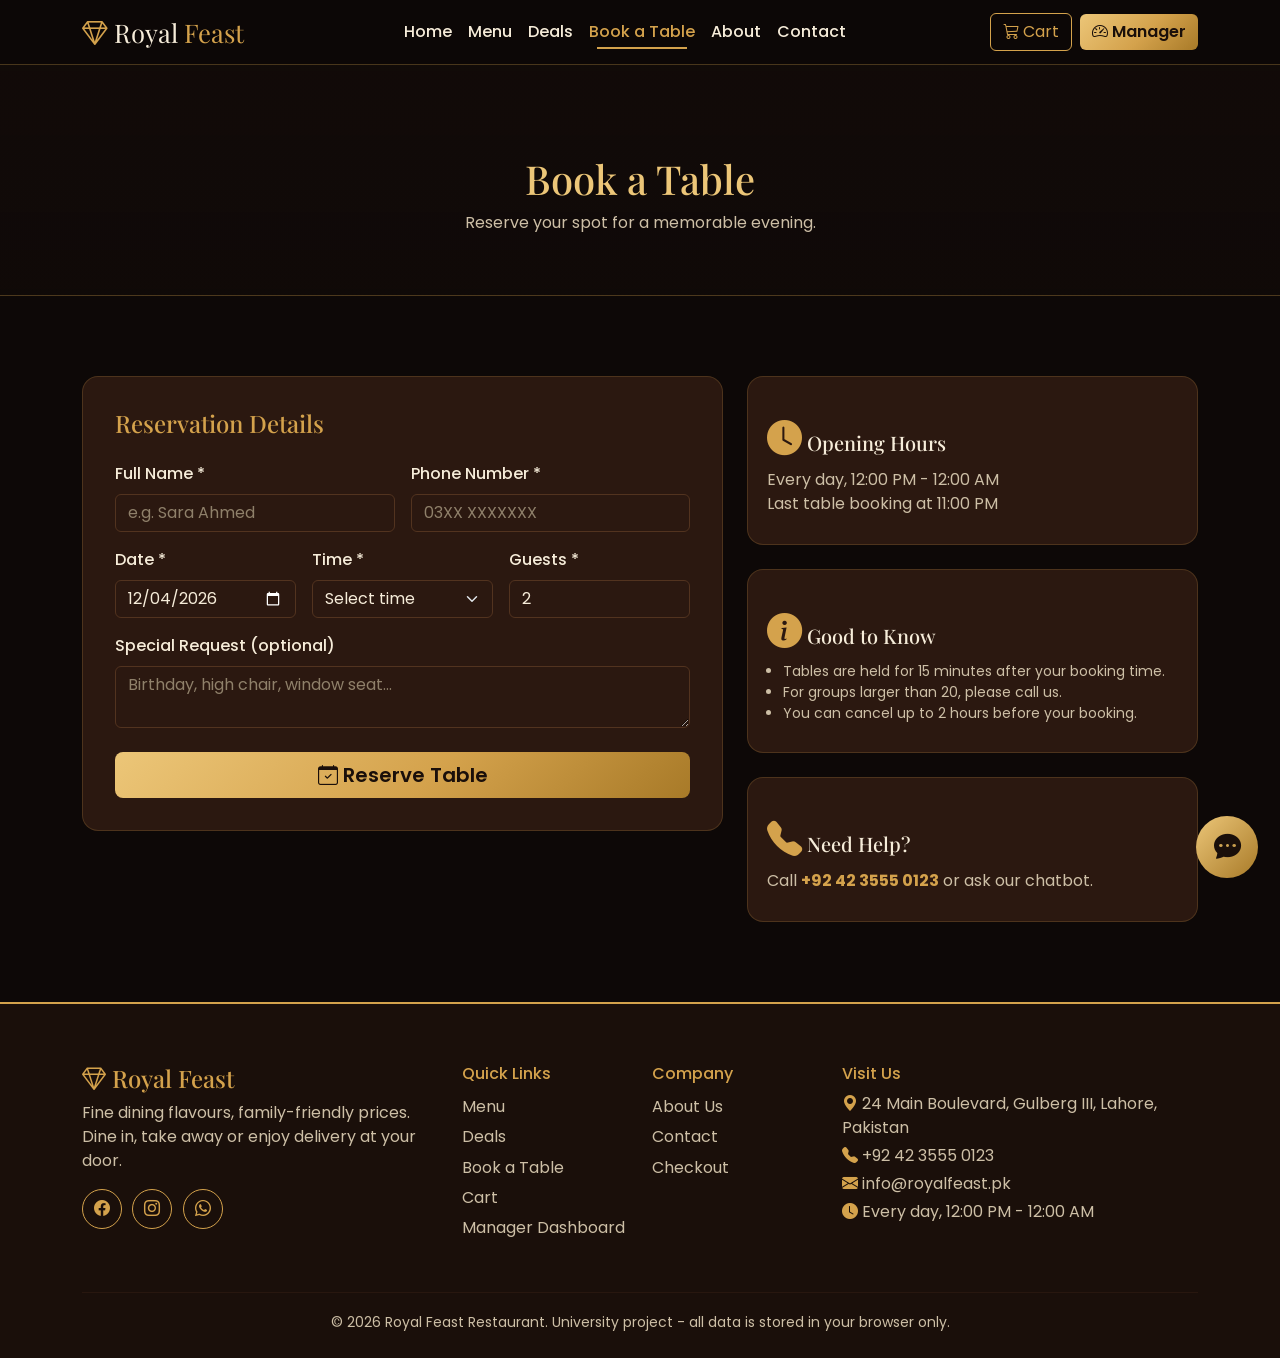
<file: booking.html>
<!DOCTYPE html>
<html lang="en" data-bs-theme="dark">
<head>
  <meta charset="UTF-8">
  <meta name="viewport" content="width=device-width, initial-scale=1">
  <title>Book a Table | Royal Feast Restaurant</title>
  <link href="https://cdn.jsdelivr.net/npm/bootstrap@5.3.3/dist/css/bootstrap.min.css" rel="stylesheet">
  <link href="https://cdn.jsdelivr.net/npm/bootstrap-icons@1.11.3/font/bootstrap-icons.min.css" rel="stylesheet">
  <link href="https://fonts.googleapis.com/css2?family=Playfair+Display:wght@600;700&family=Poppins:wght@300;400;500;600&display=swap" rel="stylesheet">
  <link rel="stylesheet" href="css/style.css">
  <link rel="stylesheet" href="css/responsive.css">
</head>
<body>

  <div id="navbar"></div>

  <header class="page-header">
    <div class="container">
      <h1>Book a Table</h1>
      <p>Reserve your spot for a memorable evening.</p>
    </div>
  </header>

  <section class="section">
    <div class="container">
      <div class="row g-4">

        <div class="col-lg-7">
          <!-- Booking form -->
          <form id="bookingForm" class="form-panel" novalidate>
            <h4 class="font-display text-gold mb-4">Reservation Details</h4>
            <div class="row g-3">
              <div class="col-md-6">
                <label class="form-label" for="bName">Full Name *</label>
                <input type="text" class="form-control" id="bName" placeholder="e.g. Sara Ahmed">
                <div class="invalid-feedback">Please enter your name.</div>
              </div>
              <div class="col-md-6">
                <label class="form-label" for="bPhone">Phone Number *</label>
                <input type="tel" class="form-control" id="bPhone" placeholder="03XX XXXXXXX">
                <div class="invalid-feedback">Enter a valid Pakistani mobile number.</div>
              </div>
              <div class="col-md-4">
                <label class="form-label" for="bDate">Date *</label>
                <input type="date" class="form-control" id="bDate">
                <div class="invalid-feedback">Choose today or a future date.</div>
              </div>
              <div class="col-md-4">
                <label class="form-label" for="bTime">Time *</label>
                <select class="form-select" id="bTime"></select>
                <div class="invalid-feedback">Choose a time that has not passed.</div>
              </div>
              <div class="col-md-4">
                <label class="form-label" for="bGuests">Guests *</label>
                <input type="number" class="form-control" id="bGuests" min="1" max="20" value="2">
                <div class="invalid-feedback">Between 1 and 20 guests.</div>
              </div>
              <div class="col-12">
                <label class="form-label" for="bNotes">Special Request (optional)</label>
                <textarea class="form-control" id="bNotes" rows="2" placeholder="Birthday, high chair, window seat..."></textarea>
              </div>
            </div>
            <button type="submit" class="btn btn-gold btn-lg w-100 mt-4"><i class="bi bi-calendar-check"></i> Reserve Table</button>
          </form>

          <!-- Confirmation message -->
          <div id="bookingSuccess" class="form-panel confirm-box d-none">
            <i class="bi bi-check-circle-fill big-icon"></i>
            <h3 class="font-display mt-2">Table Reserved!</h3>
            <p class="text-cream-dim" id="bookingSummary"></p>
            <div class="order-number mb-3" id="bookingId"></div>
            <p class="small text-cream-dim">The manager will confirm your reservation shortly.</p>
            <button class="btn btn-gold" id="newBookingBtn">Make Another Reservation</button>
          </div>
        </div>

        <div class="col-lg-5">
          <div class="info-box mb-4 text-start">
            <h5><i class="bi bi-clock-fill"></i> Opening Hours</h5>
            <p class="text-cream-dim mb-0">Every day, 12:00 PM - 12:00 AM<br>Last table booking at 11:00 PM</p>
          </div>
          <div class="info-box mb-4 text-start">
            <h5><i class="bi bi-info-circle-fill"></i> Good to Know</h5>
            <ul class="text-cream-dim small mb-0 ps-3">
              <li>Tables are held for 15 minutes after your booking time.</li>
              <li>For groups larger than 20, please call us.</li>
              <li>You can cancel up to 2 hours before your booking.</li>
            </ul>
          </div>
          <div class="info-box text-start">
            <h5><i class="bi bi-telephone-fill"></i> Need Help?</h5>
            <p class="text-cream-dim mb-0">Call <strong class="text-gold">+92 42 3555 0123</strong> or ask our chatbot.</p>
          </div>
        </div>

      </div>
    </div>
  </section>

  <div id="footer"></div>

  <script src="https://cdn.jsdelivr.net/npm/bootstrap@5.3.3/dist/js/bootstrap.bundle.min.js"></script>
  <script src="js/data.js"></script>
  <script src="js/main.js"></script>
  <script src="js/booking.js"></script>
  <script src="js/chatbot.js"></script>
</body>
</html>
</file>
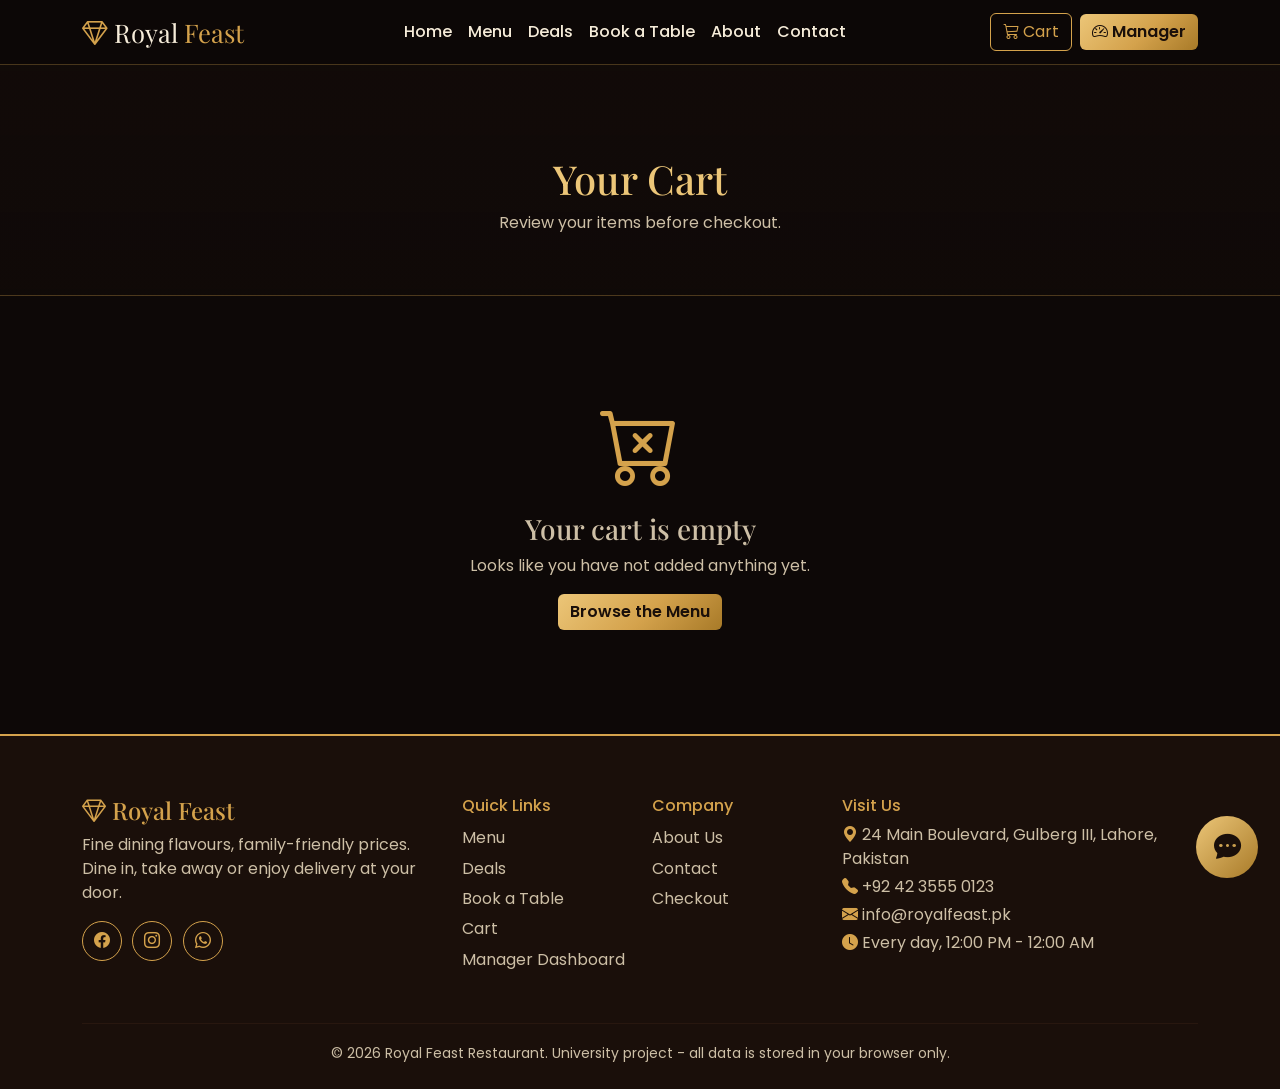
<file: cart.html>
<!DOCTYPE html>
<html lang="en" data-bs-theme="dark">
<head>
  <meta charset="UTF-8">
  <meta name="viewport" content="width=device-width, initial-scale=1">
  <title>Your Cart | Royal Feast Restaurant</title>
  <link href="https://cdn.jsdelivr.net/npm/bootstrap@5.3.3/dist/css/bootstrap.min.css" rel="stylesheet">
  <link href="https://cdn.jsdelivr.net/npm/bootstrap-icons@1.11.3/font/bootstrap-icons.min.css" rel="stylesheet">
  <link href="https://fonts.googleapis.com/css2?family=Playfair+Display:wght@600;700&family=Poppins:wght@300;400;500;600&display=swap" rel="stylesheet">
  <link rel="stylesheet" href="css/style.css">
  <link rel="stylesheet" href="css/responsive.css">
</head>
<body>

  <div id="navbar"></div>

  <header class="page-header">
    <div class="container">
      <h1>Your Cart</h1>
      <p>Review your items before checkout.</p>
    </div>
  </header>

  <section class="section">
    <div class="container">

      <!-- Shown when the cart has no items -->
      <div id="cartEmpty" class="empty-note d-none">
        <i class="bi bi-cart-x display-1 text-gold"></i>
        <h3 class="font-display mt-3">Your cart is empty</h3>
        <p>Looks like you have not added anything yet.</p>
        <a href="menu.html" class="btn btn-gold">Browse the Menu</a>
      </div>

      <!-- Shown when the cart has items -->
      <div class="row g-4 d-none" id="cartContent">
        <div class="col-lg-8">
          <div id="cartItems"></div>
          <div class="d-flex flex-wrap gap-2 mt-3">
            <a href="menu.html" class="btn btn-outline-gold"><i class="bi bi-arrow-left"></i> Continue Shopping</a>
            <button class="btn btn-outline-danger" id="clearCartBtn"><i class="bi bi-trash3"></i> Clear Cart</button>
          </div>
        </div>

        <div class="col-lg-4">
          <div class="summary-card">
            <h4 class="font-display text-gold mb-3">Order Summary</h4>
            <div class="summary-row"><span>Subtotal</span><span id="subtotal">PKR 0</span></div>
            <div class="summary-row"><span>Discount</span><span id="discount" class="text-success">- PKR 0</span></div>
            <div class="summary-row"><span>Delivery charges</span><span id="delivery">PKR 0</span></div>
            <div class="summary-row summary-total"><span>Final Bill</span><span id="total">PKR 0</span></div>
            <p class="small text-cream-dim mt-3 mb-1" id="discountNote"></p>
            <p class="small text-cream-dim" id="deliveryNote"></p>
            <a href="checkout.html" class="btn btn-gold w-100 btn-lg">Proceed to Checkout</a>
          </div>
        </div>
      </div>

    </div>
  </section>

  <div id="footer"></div>

  <script src="https://cdn.jsdelivr.net/npm/bootstrap@5.3.3/dist/js/bootstrap.bundle.min.js"></script>
  <script src="js/data.js"></script>
  <script src="js/main.js"></script>
  <script src="js/cart.js"></script>
  <script src="js/chatbot.js"></script>
</body>
</html>
</file>
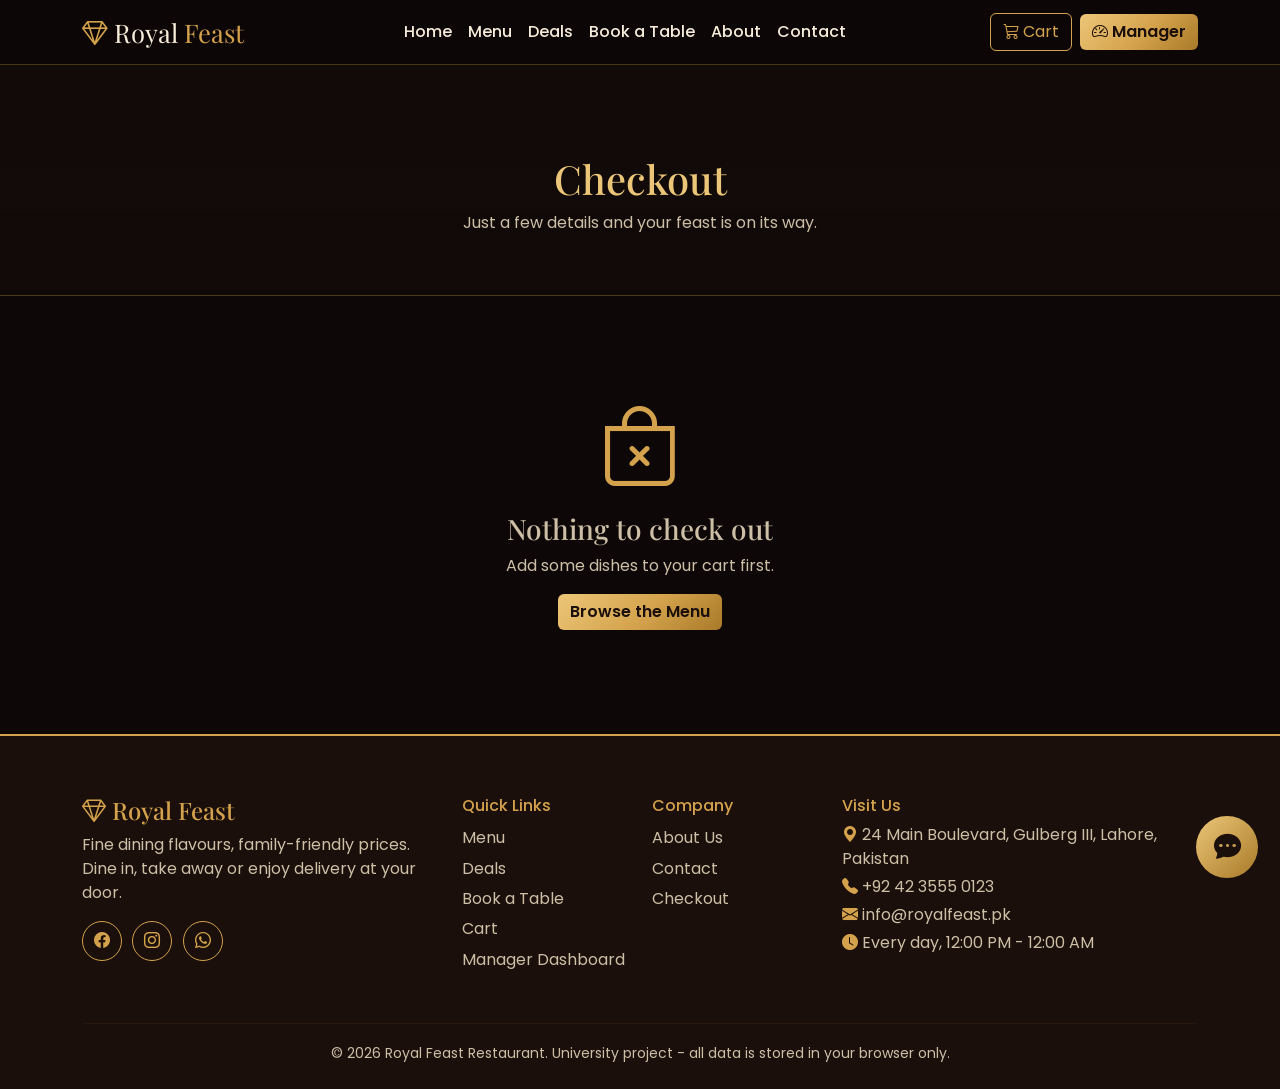
<file: checkout.html>
<!DOCTYPE html>
<html lang="en" data-bs-theme="dark">
<head>
  <meta charset="UTF-8">
  <meta name="viewport" content="width=device-width, initial-scale=1">
  <title>Checkout | Royal Feast Restaurant</title>
  <link href="https://cdn.jsdelivr.net/npm/bootstrap@5.3.3/dist/css/bootstrap.min.css" rel="stylesheet">
  <link href="https://cdn.jsdelivr.net/npm/bootstrap-icons@1.11.3/font/bootstrap-icons.min.css" rel="stylesheet">
  <link href="https://fonts.googleapis.com/css2?family=Playfair+Display:wght@600;700&family=Poppins:wght@300;400;500;600&display=swap" rel="stylesheet">
  <link rel="stylesheet" href="css/style.css">
  <link rel="stylesheet" href="css/responsive.css">
</head>
<body>

  <div id="navbar"></div>

  <header class="page-header">
    <div class="container">
      <h1>Checkout</h1>
      <p>Just a few details and your feast is on its way.</p>
    </div>
  </header>

  <section class="section">
    <div class="container">

      <!-- Cart is empty -->
      <div id="checkoutEmpty" class="empty-note d-none">
        <i class="bi bi-bag-x display-1 text-gold"></i>
        <h3 class="font-display mt-3">Nothing to check out</h3>
        <p>Add some dishes to your cart first.</p>
        <a href="menu.html" class="btn btn-gold">Browse the Menu</a>
      </div>

      <!-- Checkout form + summary -->
      <div class="row g-4 d-none" id="checkoutContent">
        <div class="col-lg-7">
          <form id="checkoutForm" class="form-panel" novalidate>
            <h4 class="font-display text-gold mb-4">Your Details</h4>
            <div class="row g-3">
              <div class="col-md-6">
                <label class="form-label" for="custName">Full Name *</label>
                <input type="text" class="form-control" id="custName" placeholder="e.g. Ali Khan">
                <div class="invalid-feedback">Please enter your name (at least 2 letters).</div>
              </div>
              <div class="col-md-6">
                <label class="form-label" for="custPhone">Phone Number *</label>
                <input type="tel" class="form-control" id="custPhone" placeholder="03XX XXXXXXX">
                <div class="invalid-feedback">Enter a valid Pakistani mobile number, e.g. 0300 1234567.</div>
              </div>

              <div class="col-12">
                <label class="form-label d-block">Order Type *</label>
                <div id="orderTypeGroup" class="d-flex flex-wrap gap-3"></div>
              </div>

              <div class="col-12" id="addressBox">
                <label class="form-label" for="custAddress">Delivery Address *</label>
                <textarea class="form-control" id="custAddress" rows="2" placeholder="House no, street, area, city"></textarea>
                <div class="invalid-feedback">Please enter your full delivery address (at least 10 characters).</div>
              </div>

              <div class="col-12">
                <label class="form-label d-block">Payment Method *</label>
                <div id="paymentGroup" class="d-flex flex-wrap gap-3"></div>
                <small class="text-cream-dim">Demo project: no real payment is processed.</small>
              </div>

              <div class="col-12">
                <label class="form-label" for="custNotes">Special Instructions (optional)</label>
                <textarea class="form-control" id="custNotes" rows="2" placeholder="e.g. less spicy, no onions, extra cheese"></textarea>
              </div>
            </div>
            <button type="submit" class="btn btn-gold btn-lg w-100 mt-4"><i class="bi bi-bag-check"></i> Place Order</button>
          </form>
        </div>

        <div class="col-lg-5">
          <div class="summary-card">
            <h4 class="font-display text-gold mb-3">Your Order</h4>
            <div id="checkoutItems" class="mb-3"></div>
            <div class="summary-row"><span>Subtotal</span><span id="coSubtotal">PKR 0</span></div>
            <div class="summary-row"><span>Discount</span><span id="coDiscount" class="text-success">- PKR 0</span></div>
            <div class="summary-row"><span>Delivery charges</span><span id="coDelivery">PKR 0</span></div>
            <div class="summary-row summary-total"><span>Final Bill</span><span id="coTotal">PKR 0</span></div>
          </div>
        </div>
      </div>

      <!-- Order confirmation (shown after placing the order) -->
      <div id="confirmation" class="d-none">
        <div class="form-panel confirm-box mx-auto" style="max-width: 640px;">
          <i class="bi bi-check-circle-fill big-icon"></i>
          <h2 class="font-display mt-2">Order Confirmed!</h2>
          <p class="text-cream-dim">Thank you, <strong id="confName"></strong>. Your order has been received.</p>
          <div class="order-number mb-3" id="confNumber"></div>
          <div class="text-start mt-3" id="confDetails"></div>
          <p class="small text-cream-dim mt-3">Save your order number. You can type it in our chatbot to check the order status.</p>
          <a href="menu.html" class="btn btn-gold me-2">Order More</a>
          <a href="index.html" class="btn btn-outline-gold">Back to Home</a>
        </div>
      </div>

    </div>
  </section>

  <div id="footer"></div>

  <script src="https://cdn.jsdelivr.net/npm/bootstrap@5.3.3/dist/js/bootstrap.bundle.min.js"></script>
  <script src="js/data.js"></script>
  <script src="js/main.js"></script>
  <script src="js/checkout.js"></script>
  <script src="js/chatbot.js"></script>
</body>
</html>
</file>
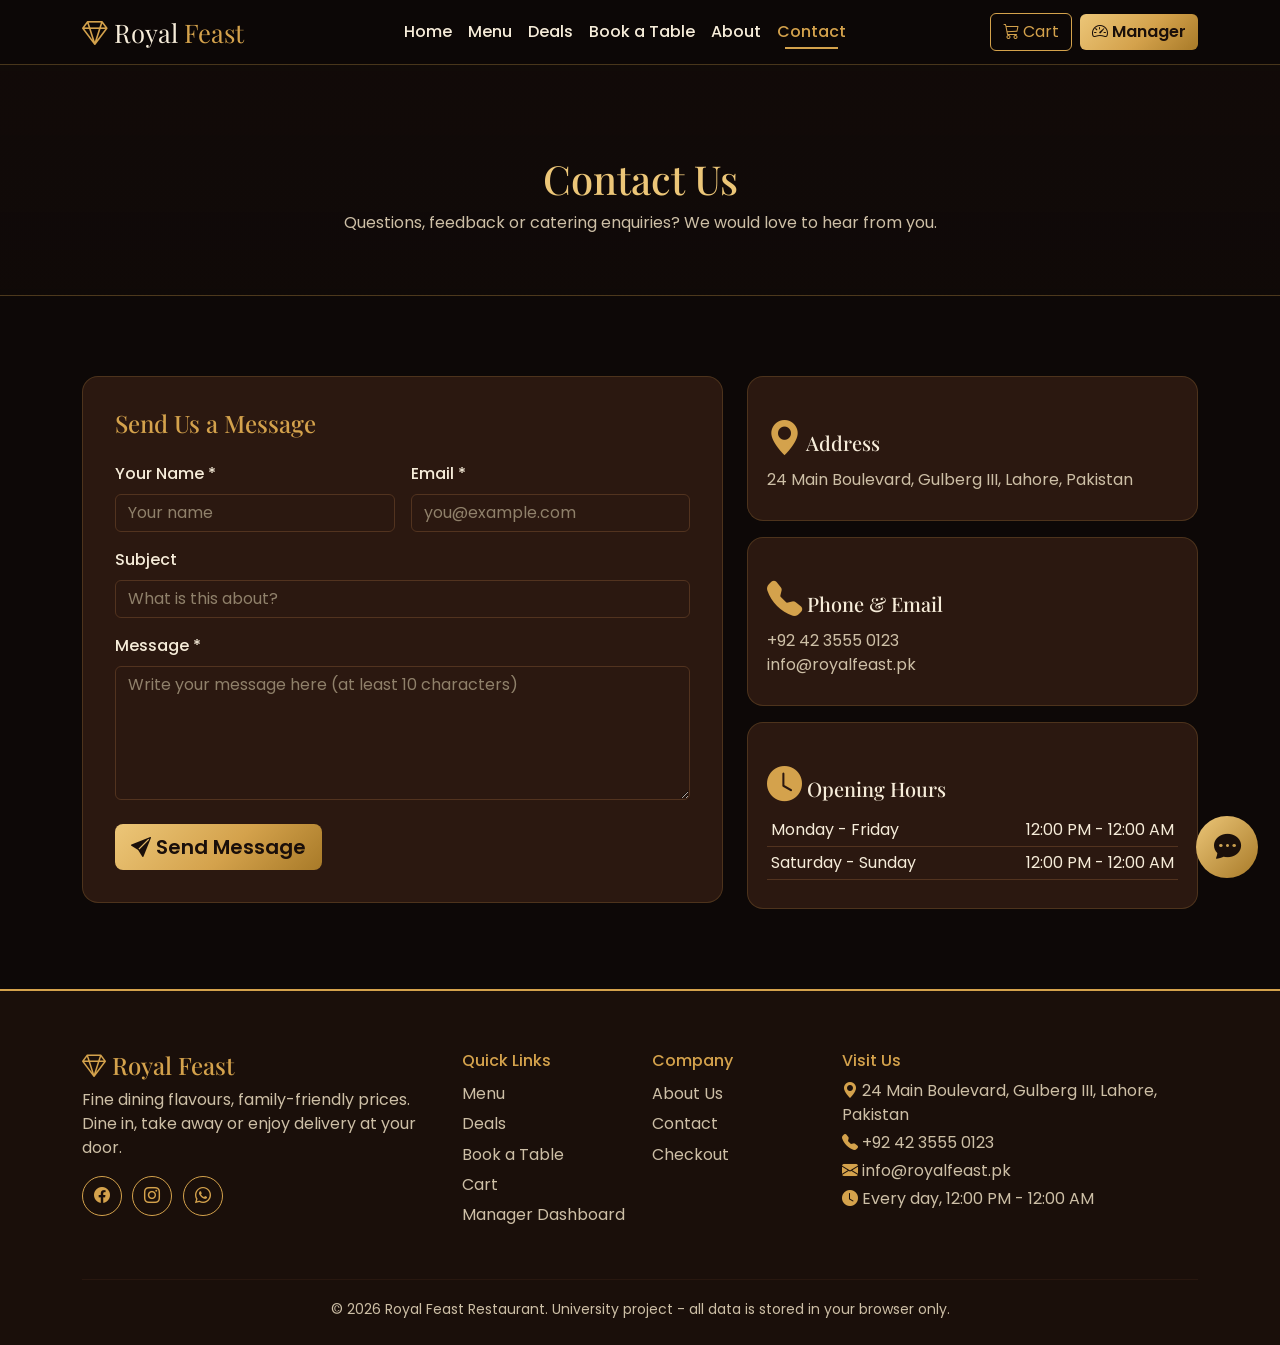
<file: contact.html>
<!DOCTYPE html>
<html lang="en" data-bs-theme="dark">
<head>
  <meta charset="UTF-8">
  <meta name="viewport" content="width=device-width, initial-scale=1">
  <title>Contact | Royal Feast Restaurant</title>
  <link href="https://cdn.jsdelivr.net/npm/bootstrap@5.3.3/dist/css/bootstrap.min.css" rel="stylesheet">
  <link href="https://cdn.jsdelivr.net/npm/bootstrap-icons@1.11.3/font/bootstrap-icons.min.css" rel="stylesheet">
  <link href="https://fonts.googleapis.com/css2?family=Playfair+Display:wght@600;700&family=Poppins:wght@300;400;500;600&display=swap" rel="stylesheet">
  <link rel="stylesheet" href="css/style.css">
  <link rel="stylesheet" href="css/responsive.css">
</head>
<body>

  <div id="navbar"></div>

  <header class="page-header">
    <div class="container">
      <h1>Contact Us</h1>
      <p>Questions, feedback or catering enquiries? We would love to hear from you.</p>
    </div>
  </header>

  <section class="section">
    <div class="container">
      <div class="row g-4">

        <!-- Contact form -->
        <div class="col-lg-7">
          <form id="contactForm" class="form-panel" novalidate>
            <h4 class="font-display text-gold mb-4">Send Us a Message</h4>
            <div class="row g-3">
              <div class="col-md-6">
                <label class="form-label" for="cName">Your Name *</label>
                <input type="text" class="form-control" id="cName" placeholder="Your name">
                <div class="invalid-feedback">Please enter your name.</div>
              </div>
              <div class="col-md-6">
                <label class="form-label" for="cEmail">Email *</label>
                <input type="email" class="form-control" id="cEmail" placeholder="you@example.com">
                <div class="invalid-feedback">Please enter a valid email address.</div>
              </div>
              <div class="col-12">
                <label class="form-label" for="cSubject">Subject</label>
                <input type="text" class="form-control" id="cSubject" placeholder="What is this about?">
              </div>
              <div class="col-12">
                <label class="form-label" for="cMessage">Message *</label>
                <textarea class="form-control" id="cMessage" rows="5" placeholder="Write your message here (at least 10 characters)"></textarea>
                <div class="invalid-feedback">Your message should be at least 10 characters long.</div>
              </div>
            </div>
            <button type="submit" class="btn btn-gold btn-lg mt-4"><i class="bi bi-send-fill"></i> Send Message</button>
          </form>
        </div>

        <!-- Contact details -->
        <div class="col-lg-5">
          <div class="info-box text-start mb-3">
            <h5><i class="bi bi-geo-alt-fill"></i> Address</h5>
            <p class="text-cream-dim mb-0">24 Main Boulevard, Gulberg III, Lahore, Pakistan</p>
          </div>
          <div class="info-box text-start mb-3">
            <h5><i class="bi bi-telephone-fill"></i> Phone &amp; Email</h5>
            <p class="text-cream-dim mb-0">+92 42 3555 0123<br>info@royalfeast.pk</p>
          </div>
          <div class="info-box text-start">
            <h5><i class="bi bi-clock-fill"></i> Opening Hours</h5>
            <table class="table table-sm mb-0">
              <tbody>
                <tr><td>Monday - Friday</td><td class="text-end">12:00 PM - 12:00 AM</td></tr>
                <tr><td>Saturday - Sunday</td><td class="text-end">12:00 PM - 12:00 AM</td></tr>
              </tbody>
            </table>
          </div>
        </div>

      </div>
    </div>
  </section>

  <div id="footer"></div>

  <script src="https://cdn.jsdelivr.net/npm/bootstrap@5.3.3/dist/js/bootstrap.bundle.min.js"></script>
  <script src="js/data.js"></script>
  <script src="js/main.js"></script>
  <script src="js/chatbot.js"></script>
</body>
</html>
</file>
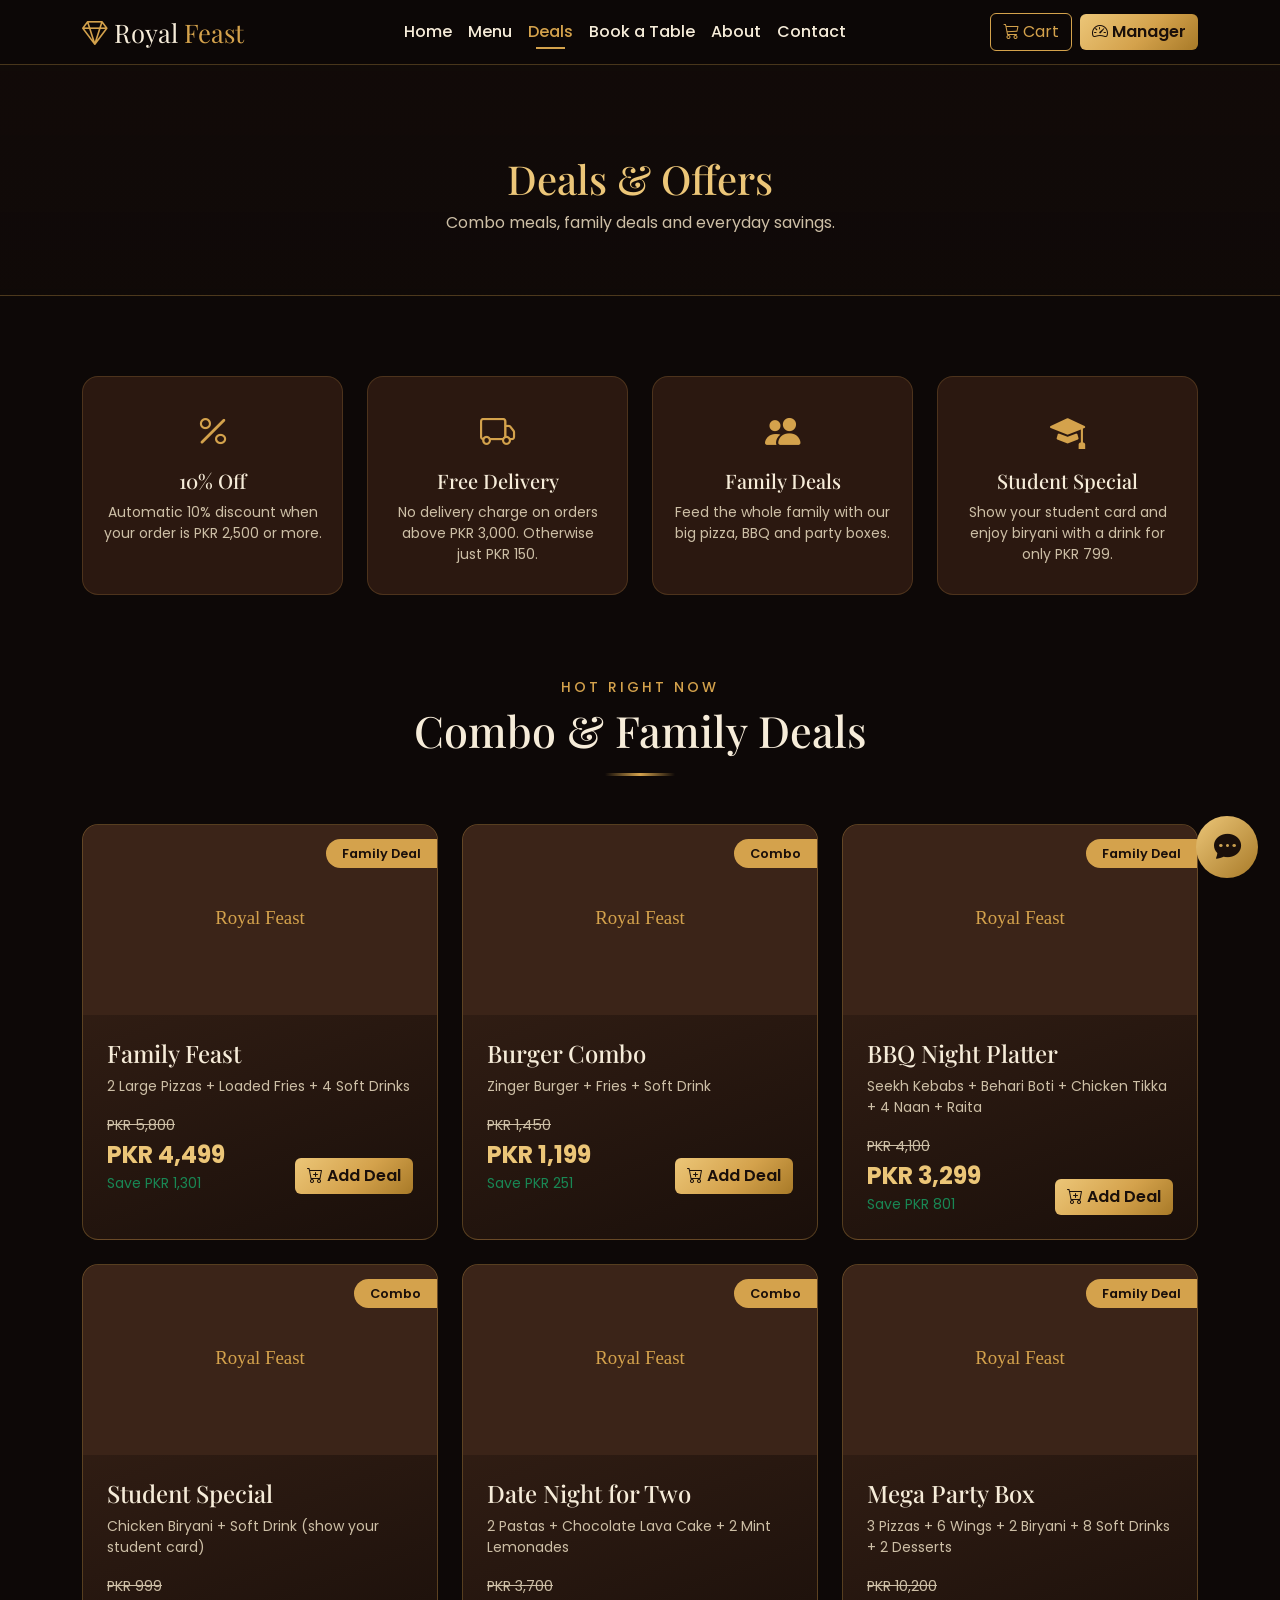
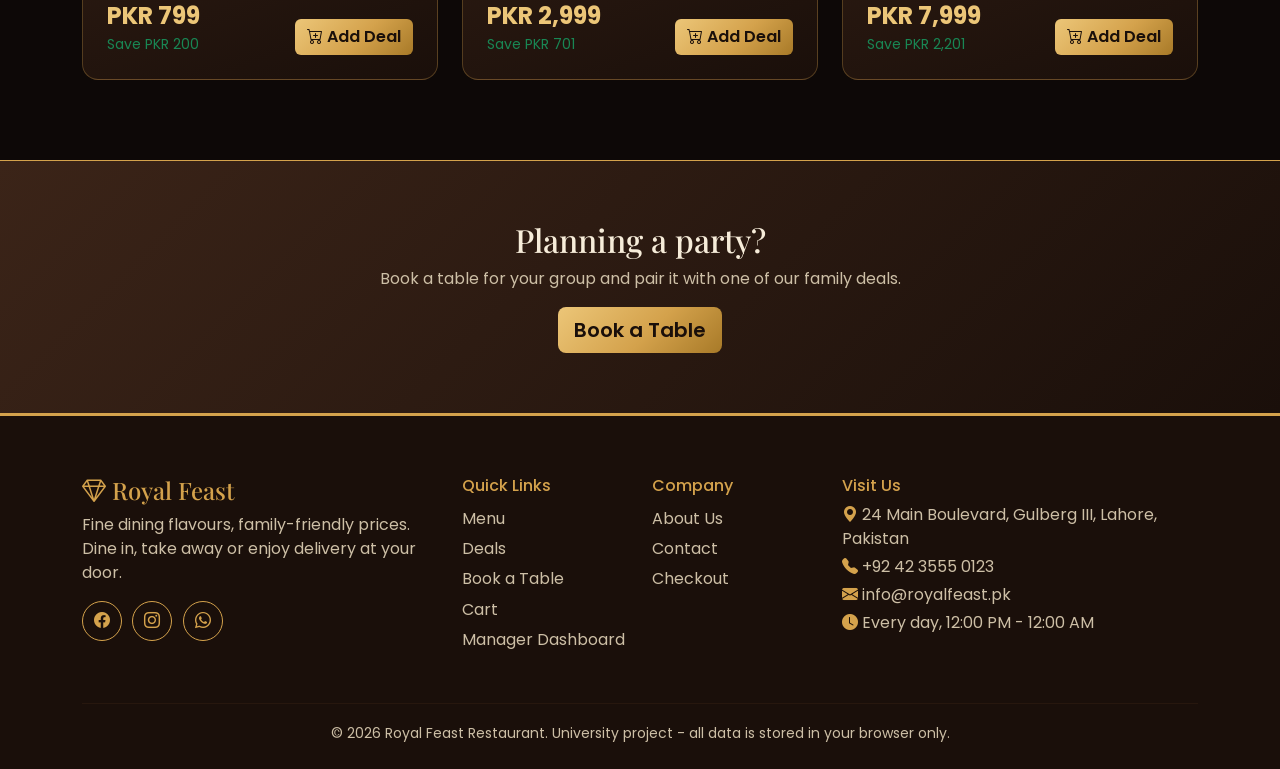
<file: deals.html>
<!DOCTYPE html>
<html lang="en" data-bs-theme="dark">
<head>
  <meta charset="UTF-8">
  <meta name="viewport" content="width=device-width, initial-scale=1">
  <title>Deals | Royal Feast Restaurant</title>
  <link href="https://cdn.jsdelivr.net/npm/bootstrap@5.3.3/dist/css/bootstrap.min.css" rel="stylesheet">
  <link href="https://cdn.jsdelivr.net/npm/bootstrap-icons@1.11.3/font/bootstrap-icons.min.css" rel="stylesheet">
  <link href="https://fonts.googleapis.com/css2?family=Playfair+Display:wght@600;700&family=Poppins:wght@300;400;500;600&display=swap" rel="stylesheet">
  <link rel="stylesheet" href="css/style.css">
  <link rel="stylesheet" href="css/responsive.css">
</head>
<body>

  <div id="navbar"></div>

  <header class="page-header">
    <div class="container">
      <h1>Deals &amp; Offers</h1>
      <p>Combo meals, family deals and everyday savings.</p>
    </div>
  </header>

  <!-- Offer highlights (filled by main.js) -->
  <section class="section pb-0">
    <div class="container">
      <div class="row g-4" id="offerInfo"></div>
    </div>
  </section>

  <!-- Deal cards (filled by main.js) -->
  <section class="section">
    <div class="container">
      <div class="section-title">
        <small>Hot Right Now</small>
        <h2>Combo &amp; Family Deals</h2>
      </div>
      <div class="row g-4" id="dealsContainer"></div>
    </div>
  </section>

  <section class="cta-band">
    <div class="container">
      <h2 class="font-display">Planning a party?</h2>
      <p class="text-cream-dim">Book a table for your group and pair it with one of our family deals.</p>
      <a href="booking.html" class="btn btn-gold btn-lg">Book a Table</a>
    </div>
  </section>

  <div id="footer"></div>

  <script src="https://cdn.jsdelivr.net/npm/bootstrap@5.3.3/dist/js/bootstrap.bundle.min.js"></script>
  <script src="js/data.js"></script>
  <script src="js/main.js"></script>
  <script src="js/chatbot.js"></script>
</body>
</html>
</file>
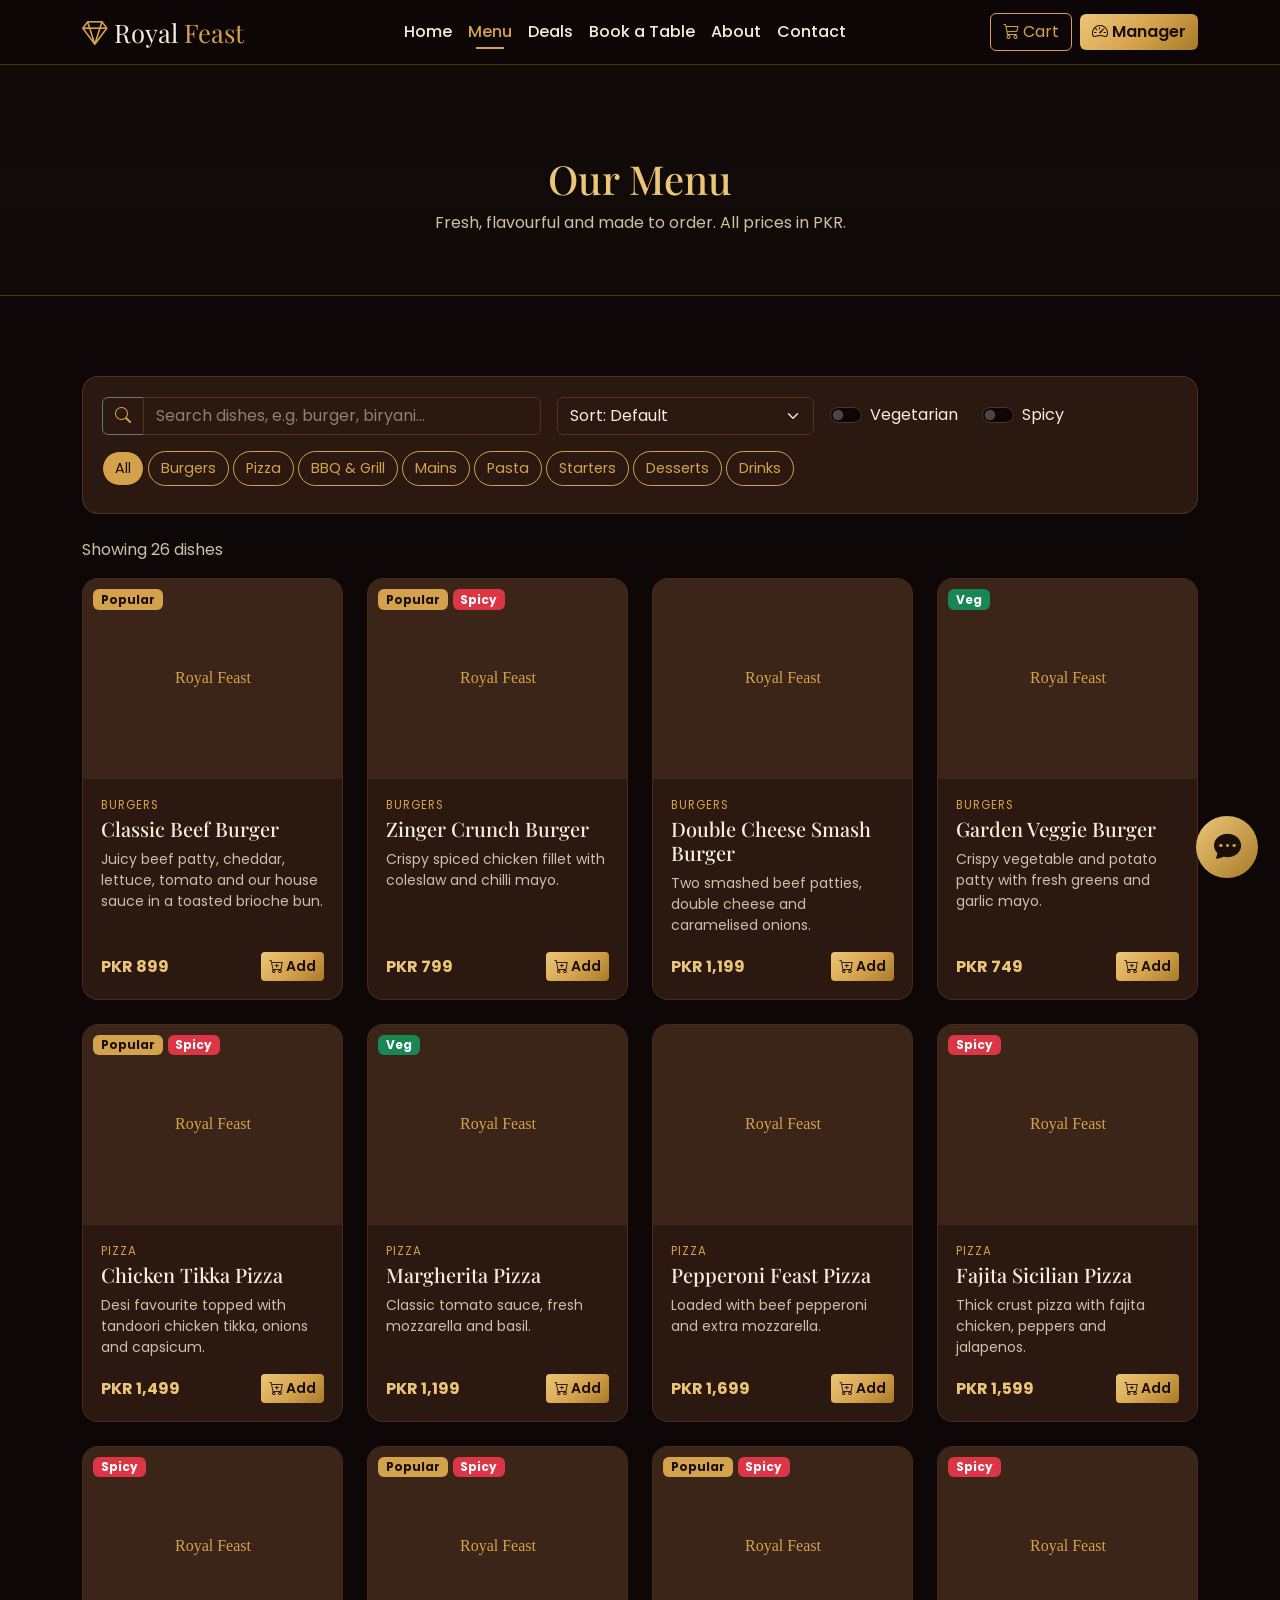
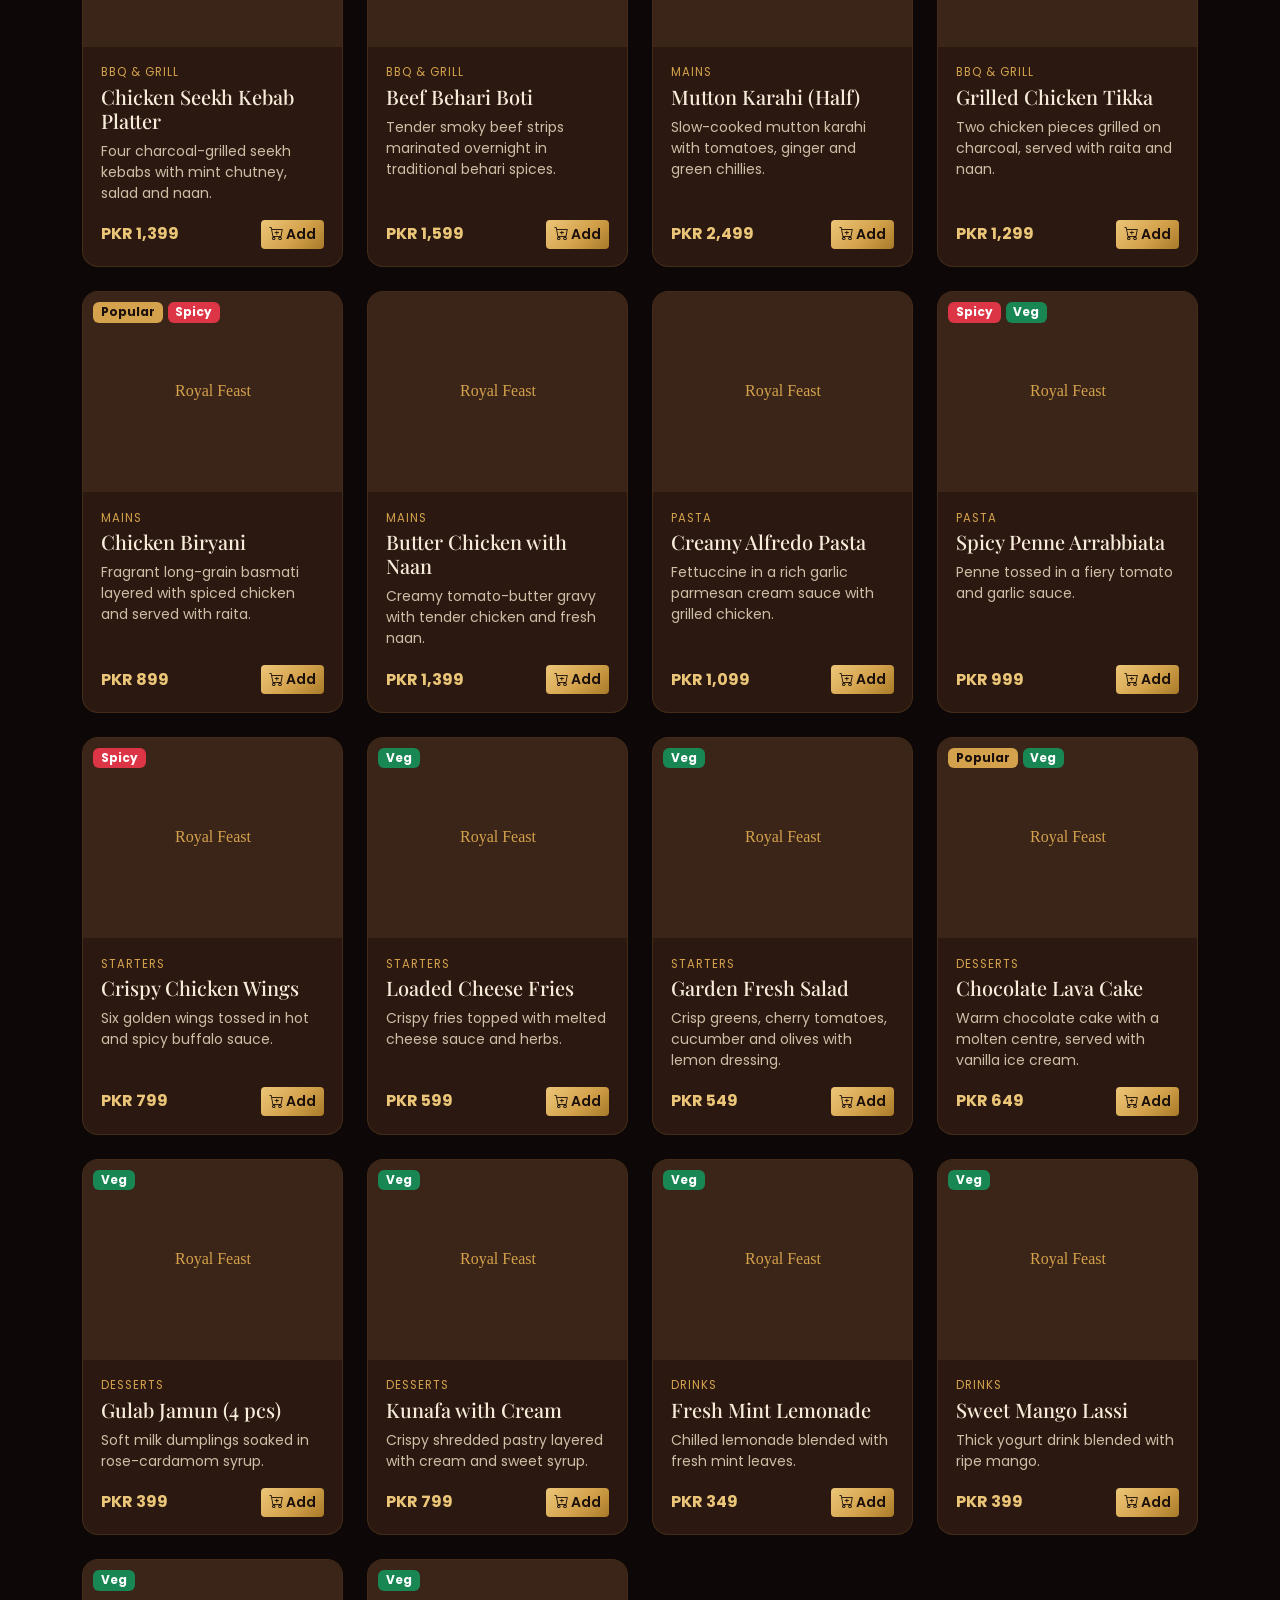
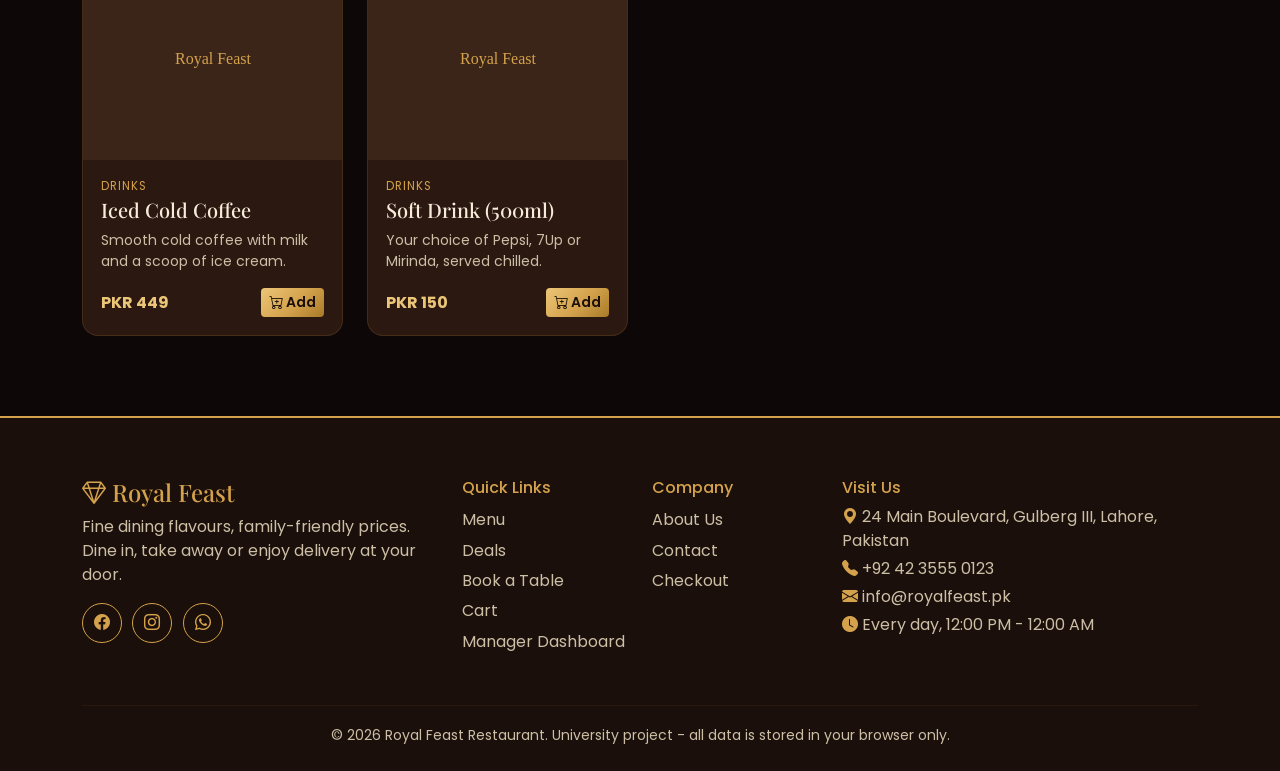
<file: menu.html>
<!DOCTYPE html>
<html lang="en" data-bs-theme="dark">
<head>
  <meta charset="UTF-8">
  <meta name="viewport" content="width=device-width, initial-scale=1">
  <title>Menu | Royal Feast Restaurant</title>
  <link href="https://cdn.jsdelivr.net/npm/bootstrap@5.3.3/dist/css/bootstrap.min.css" rel="stylesheet">
  <link href="https://cdn.jsdelivr.net/npm/bootstrap-icons@1.11.3/font/bootstrap-icons.min.css" rel="stylesheet">
  <link href="https://fonts.googleapis.com/css2?family=Playfair+Display:wght@600;700&family=Poppins:wght@300;400;500;600&display=swap" rel="stylesheet">
  <link rel="stylesheet" href="css/style.css">
  <link rel="stylesheet" href="css/responsive.css">
</head>
<body>

  <div id="navbar"></div>

  <header class="page-header">
    <div class="container">
      <h1>Our Menu</h1>
      <p>Fresh, flavourful and made to order. All prices in PKR.</p>
    </div>
  </header>

  <section class="section">
    <div class="container">

      <!-- Search, filters and sorting -->
      <div class="filter-bar mb-4">
        <div class="row g-3 align-items-center">
          <div class="col-lg-5">
            <div class="input-group">
              <span class="input-group-text bg-transparent text-gold border-secondary"><i class="bi bi-search"></i></span>
              <input type="search" id="searchInput" class="form-control" placeholder="Search dishes, e.g. burger, biryani...">
            </div>
          </div>
          <div class="col-sm-6 col-lg-3">
            <select id="sortSelect" class="form-select">
              <option value="default">Sort: Default</option>
              <option value="low">Price: Low to High</option>
              <option value="high">Price: High to Low</option>
              <option value="name">Name: A to Z</option>
            </select>
          </div>
          <div class="col-sm-6 col-lg-4 d-flex gap-4">
            <div class="form-check form-switch">
              <input class="form-check-input" type="checkbox" id="vegOnly">
              <label class="form-check-label" for="vegOnly">Vegetarian</label>
            </div>
            <div class="form-check form-switch">
              <input class="form-check-input" type="checkbox" id="spicyOnly">
              <label class="form-check-label" for="spicyOnly">Spicy</label>
            </div>
          </div>
        </div>
        <div class="category-pills mt-3" id="categoryFilters"></div>
      </div>

      <p class="text-cream-dim" id="resultCount"></p>
      <div class="row g-4" id="menuGrid"></div>

      <div id="noResults" class="empty-note d-none">
        <i class="bi bi-emoji-frown fs-1 text-gold"></i>
        <h5 class="mt-2">No dishes found</h5>
        <p>Try a different search or clear the filters.</p>
        <button class="btn btn-outline-gold" id="clearFilters">Clear Filters</button>
      </div>
    </div>
  </section>

  <div id="footer"></div>

  <script src="https://cdn.jsdelivr.net/npm/bootstrap@5.3.3/dist/js/bootstrap.bundle.min.js"></script>
  <script src="js/data.js"></script>
  <script src="js/main.js"></script>
  <script src="js/menu.js"></script>
  <script src="js/chatbot.js"></script>
</body>
</html>
</file>
<file: css/style.css>
/* =====================================================
   style.css  -  Royal Feast Restaurant
   Colours: dark brown, black, cream, gold
   ===================================================== */

:root {
  --black: #0d0807;
  --brown-900: #1a0f0a;
  --brown-800: #2b1810;
  --brown-700: #3b2418;
  --brown-600: #52331f;
  --cream: #f6ecd9;
  --cream-dim: #cdbfa6;
  --gold: #d4a24c;
  --gold-light: #ecc678;
  --gold-dark: #a87a28;
  --radius: 16px;
}

[data-bs-theme="dark"] {
  --bs-body-bg: var(--black);
  --bs-body-color: var(--cream);
  --bs-border-color: var(--brown-600);
  --bs-secondary-color: var(--cream-dim);
}

html { scroll-behavior: smooth; }

body {
  font-family: 'Poppins', sans-serif;
  background: var(--black);
  color: var(--cream);
  overflow-x: hidden;
}

.font-display { font-family: 'Playfair Display', serif; }
.text-gold { color: var(--gold) !important; }
.text-cream-dim { color: var(--cream-dim) !important; }
a { color: var(--gold); text-decoration: none; }
a:hover { color: var(--gold-light); }

/* ---------- Buttons ---------- */
.btn-gold {
  background: linear-gradient(135deg, var(--gold-light), var(--gold) 55%, var(--gold-dark));
  color: var(--brown-900);
  font-weight: 600;
  border: none;
  transition: transform .25s, box-shadow .25s;
}
.btn-gold:hover, .btn-gold:focus {
  color: var(--brown-900);
  transform: translateY(-2px);
  box-shadow: 0 8px 20px rgba(212, 162, 76, .35);
}
.btn-outline-gold {
  color: var(--gold);
  border: 1px solid var(--gold);
  background: transparent;
  transition: all .25s;
}
.btn-outline-gold:hover, .btn-outline-gold.active {
  background: var(--gold);
  color: var(--brown-900);
}

/* ---------- Forms ---------- */
.form-control, .form-select {
  background-color: var(--brown-800);
  border: 1px solid var(--brown-600);
  color: var(--cream);
}
.form-control:focus, .form-select:focus {
  background-color: var(--brown-800);
  color: var(--cream);
  border-color: var(--gold);
  box-shadow: 0 0 0 .2rem rgba(212, 162, 76, .25);
}
.form-control::placeholder { color: #8f806a; }
.form-check-input:checked { background-color: var(--gold); border-color: var(--gold); }
.form-label { font-weight: 500; color: var(--cream); }
.form-panel {
  background: var(--brown-800);
  border: 1px solid rgba(212, 162, 76, .2);
  border-radius: var(--radius);
  padding: 2rem;
}

/* ---------- Navbar ---------- */
.navbar-royal {
  background: rgba(13, 8, 7, .93);
  backdrop-filter: blur(8px);
  border-bottom: 1px solid rgba(212, 162, 76, .3);
}
.navbar-brand {
  font-family: 'Playfair Display', serif;
  font-size: 1.6rem;
  color: var(--cream);
}
.navbar-brand span, .navbar-brand i { color: var(--gold); }
.navbar-brand:hover { color: var(--cream); }
.navbar-royal .nav-link {
  color: var(--cream);
  font-weight: 500;
  position: relative;
  padding: .6rem 1rem;
}
.navbar-royal .nav-link::after {
  content: '';
  position: absolute;
  left: 1rem; right: 1rem; bottom: .3rem;
  height: 2px;
  background: var(--gold);
  transform: scaleX(0);
  transition: transform .3s;
}
.navbar-royal .nav-link:hover, .navbar-royal .nav-link.active { color: var(--gold); }
.navbar-royal .nav-link:hover::after, .navbar-royal .nav-link.active::after { transform: scaleX(1); }
.navbar-toggler { border-color: var(--gold); }
.cart-count {
  position: absolute;
  top: -8px; right: -8px;
  background: #c0392b;
  color: #fff;
  font-size: .7rem;
}

/* ---------- Hero ---------- */
.hero {
  min-height: 88vh;
  display: flex;
  align-items: center;
  background:
    linear-gradient(100deg, rgba(13, 8, 7, .93) 30%, rgba(13, 8, 7, .45)),
    url('https://images.unsplash.com/photo-1414235077428-338989a2e8c0?auto=format&fit=crop&w=1600&q=70') center/cover,
    var(--brown-900);
}
.hero h1 { font-family: 'Playfair Display', serif; font-size: clamp(2.4rem, 6vw, 4.4rem); line-height: 1.1; }
.hero h1 span { color: var(--gold); }
.hero .lead { color: var(--cream-dim); max-width: 540px; }
.hero-tag {
  display: inline-block;
  border: 1px solid var(--gold);
  color: var(--gold);
  border-radius: 50px;
  padding: .3rem 1rem;
  font-size: .85rem;
  letter-spacing: 2px;
  text-transform: uppercase;
}
.hero-stats strong { display: block; font-size: 1.8rem; color: var(--gold); font-family: 'Playfair Display', serif; }
.hero-stats small { color: var(--cream-dim); }

/* ---------- Carousel ---------- */
.royal-carousel {
  border-radius: var(--radius);
  overflow: hidden;
  border: 2px solid rgba(212, 162, 76, .35);
  box-shadow: 0 20px 50px rgba(0, 0, 0, .6);
}
.royal-carousel .carousel-item img { height: 480px; object-fit: cover; width: 100%; }
.royal-carousel .carousel-caption {
  left: 0; right: 0; bottom: 0;
  padding: 3rem 2rem 2rem;
  text-align: left;
  background: linear-gradient(transparent, rgba(0, 0, 0, .88));
}
.royal-carousel .carousel-caption h3 { font-family: 'Playfair Display', serif; color: var(--gold-light); }

/* ---------- Sections ---------- */
.section { padding: 80px 0; }
.section-alt { background: var(--brown-900); }
.section-title { text-align: center; margin-bottom: 3rem; }
.section-title small { color: var(--gold); letter-spacing: 3px; text-transform: uppercase; font-weight: 500; }
.section-title h2 { font-family: 'Playfair Display', serif; font-size: clamp(1.9rem, 4vw, 2.7rem); margin-top: .4rem; }
.section-title h2::after {
  content: '';
  display: block;
  width: 70px; height: 3px;
  margin: 1rem auto 0;
  background: linear-gradient(90deg, transparent, var(--gold), transparent);
}

.page-header {
  padding: 90px 0 60px;
  text-align: center;
  background:
    linear-gradient(rgba(13, 8, 7, .85), rgba(13, 8, 7, .92)),
    url('https://images.unsplash.com/photo-1517248135467-4c7edcad34c4?auto=format&fit=crop&w=1600&q=60') center/cover,
    var(--brown-800);
  border-bottom: 1px solid rgba(212, 162, 76, .3);
}
.page-header h1 { font-family: 'Playfair Display', serif; color: var(--gold-light); }
.page-header p { color: var(--cream-dim); margin-bottom: 0; }

/* ---------- Dish cards ---------- */
.dish-card {
  display: flex;
  flex-direction: column;
  background: var(--brown-800);
  border: 1px solid rgba(212, 162, 76, .15);
  border-radius: var(--radius);
  overflow: hidden;
  transition: transform .35s, box-shadow .35s, border-color .35s;
}
.dish-card:hover {
  transform: translateY(-8px);
  border-color: var(--gold);
  box-shadow: 0 15px 35px rgba(212, 162, 76, .18);
}
.dish-img-wrap { position: relative; height: 200px; overflow: hidden; background: var(--brown-700); }
.dish-img-wrap img { width: 100%; height: 100%; object-fit: cover; transition: transform .5s; }
.dish-card:hover .dish-img-wrap img { transform: scale(1.1); }
.dish-badges { position: absolute; top: 10px; left: 10px; display: flex; gap: 5px; flex-wrap: wrap; }
.badge-gold { background: var(--gold); color: var(--brown-900); }
.dish-body { padding: 1.1rem; display: flex; flex-direction: column; flex-grow: 1; }
.dish-cat { color: var(--gold); text-transform: uppercase; letter-spacing: 1px; font-size: .72rem; }
.dish-body h5 { font-family: 'Playfair Display', serif; margin: .2rem 0 .5rem; }
.price { color: var(--gold-light); font-weight: 700; }

/* ---------- Deals ---------- */
.deal-card {
  background: linear-gradient(160deg, var(--brown-700), var(--brown-900));
  border: 1px solid rgba(212, 162, 76, .3);
  border-radius: var(--radius);
  overflow: hidden;
  transition: transform .35s, box-shadow .35s;
}
.deal-card:hover { transform: translateY(-8px); box-shadow: 0 15px 35px rgba(212, 162, 76, .2); }
.deal-img { position: relative; height: 190px; overflow: hidden; }
.deal-img img { width: 100%; height: 100%; object-fit: cover; transition: transform .5s; }
.deal-card:hover .deal-img img { transform: scale(1.08); }
.deal-tag {
  position: absolute; top: 14px; right: 0;
  background: var(--gold); color: var(--brown-900);
  font-weight: 600; font-size: .8rem;
  padding: .3rem 1rem;
  border-radius: 50px 0 0 50px;
}
.old-price { text-decoration: line-through; color: var(--cream-dim); font-size: .9rem; }

.info-box {
  text-align: center;
  padding: 1.8rem 1.2rem;
  background: var(--brown-800);
  border: 1px solid rgba(212, 162, 76, .2);
  border-radius: var(--radius);
  transition: transform .3s, border-color .3s;
}
.info-box:hover { transform: translateY(-5px); border-color: var(--gold); }
.info-box i { font-size: 2.2rem; color: var(--gold); }
.info-box h5 { font-family: 'Playfair Display', serif; margin: .6rem 0; }

/* ---------- Reviews / chefs / misc ---------- */
.review-card {
  height: 100%;
  background: var(--brown-800);
  border-left: 4px solid var(--gold);
  border-radius: var(--radius);
  padding: 1.6rem;
}
.review-card .stars { color: var(--gold); }
.review-card .avatar {
  width: 46px; height: 46px; border-radius: 50%;
  background: var(--gold); color: var(--brown-900);
  display: inline-flex; align-items: center; justify-content: center; font-weight: 700;
}
.chef-card {
  text-align: center;
  background: var(--brown-800);
  border: 1px solid rgba(212, 162, 76, .2);
  border-radius: var(--radius);
  padding: 2rem 1.2rem;
  transition: transform .3s;
}
.chef-card:hover { transform: translateY(-6px); }
.chef-card img {
  width: 140px; height: 140px; object-fit: cover; border-radius: 50%;
  border: 3px solid var(--gold); margin-bottom: 1rem;
}
.feature-img { border-radius: var(--radius); box-shadow: 0 15px 40px rgba(0, 0, 0, .6); border: 2px solid rgba(212, 162, 76, .35); width: 100%; }
.cta-band {
  background: linear-gradient(135deg, var(--brown-700), var(--brown-900));
  border-top: 1px solid var(--gold);
  border-bottom: 1px solid var(--gold);
  text-align: center;
  padding: 60px 0;
}

/* ---------- Menu filters ---------- */
.filter-bar {
  background: var(--brown-800);
  border: 1px solid rgba(212, 162, 76, .2);
  border-radius: var(--radius);
  padding: 1.2rem;
}
.category-pills .btn { margin: 0 .25rem .5rem 0; border-radius: 50px; font-size: .9rem; }

/* ---------- Cart & checkout ---------- */
.cart-item {
  display: flex;
  align-items: center;
  gap: 1rem;
  background: var(--brown-800);
  border: 1px solid rgba(212, 162, 76, .15);
  border-radius: var(--radius);
  padding: .9rem;
  margin-bottom: .9rem;
  transition: border-color .3s;
}
.cart-item:hover { border-color: var(--gold); }
.cart-item img { width: 80px; height: 80px; object-fit: cover; border-radius: 12px; }
.cart-item .item-info { flex: 1; min-width: 0; }
.qty-control { display: inline-flex; align-items: center; border: 1px solid var(--gold); border-radius: 50px; overflow: hidden; }
.qty-control button { background: transparent; border: none; color: var(--gold); width: 34px; height: 34px; }
.qty-control button:hover { background: var(--gold); color: var(--brown-900); }
.qty-control span { min-width: 32px; text-align: center; font-weight: 600; }
.summary-card {
  background: var(--brown-800);
  border: 1px solid var(--gold);
  border-radius: var(--radius);
  padding: 1.6rem;
  position: sticky;
  top: 90px;
}
.summary-row { display: flex; justify-content: space-between; padding: .45rem 0; }
.summary-total { border-top: 1px dashed var(--gold); margin-top: .5rem; padding-top: .8rem; font-size: 1.25rem; font-weight: 700; color: var(--gold-light); }
.confirm-box { text-align: center; }
.confirm-box .big-icon { font-size: 4.5rem; color: #2ecc71; }
.order-number {
  display: inline-block;
  font-size: 1.6rem; font-weight: 700; letter-spacing: 2px;
  color: var(--gold-light);
  border: 2px dashed var(--gold);
  border-radius: 12px;
  padding: .4rem 1.4rem;
}

/* ---------- Footer ---------- */
.site-footer { background: var(--brown-900); border-top: 2px solid var(--gold); padding: 60px 0 25px; }
.footer-links a { color: var(--cream-dim); display: inline-block; padding: .2rem 0; transition: all .25s; }
.footer-links a:hover { color: var(--gold); transform: translateX(5px); }
.footer-line { border-color: var(--brown-600); margin: 2rem 0 1.2rem; }
.social-links a {
  display: inline-flex; align-items: center; justify-content: center;
  width: 40px; height: 40px; margin-right: .4rem;
  border: 1px solid var(--gold); border-radius: 50%;
  color: var(--gold); transition: all .3s;
}
.social-links a:hover { background: var(--gold); color: var(--brown-900); transform: translateY(-3px); }

/* ---------- Animations ---------- */
.fade-in { animation: fadeUp .6s ease both; }
.reveal { opacity: 0; transform: translateY(35px); transition: opacity .8s, transform .8s; }
.reveal.visible { opacity: 1; transform: none; }
@keyframes fadeUp { from { opacity: 0; transform: translateY(25px); } to { opacity: 1; transform: none; } }
@keyframes pulse {
  0% { box-shadow: 0 0 0 0 rgba(212, 162, 76, .6); }
  70% { box-shadow: 0 0 0 16px rgba(212, 162, 76, 0); }
  100% { box-shadow: 0 0 0 0 rgba(212, 162, 76, 0); }
}

/* ---------- Chatbot ---------- */
#chatToggle {
  position: fixed; right: 22px; bottom: 22px; z-index: 1050;
  width: 62px; height: 62px; border: none; border-radius: 50%;
  background: linear-gradient(135deg, var(--gold-light), var(--gold-dark));
  color: var(--brown-900); font-size: 1.7rem;
  animation: pulse 2.2s infinite;
  transition: transform .25s;
}
#chatToggle:hover { transform: scale(1.1); }
#chatWindow {
  position: fixed; right: 22px; bottom: 96px; z-index: 1050;
  width: 370px; max-width: calc(100vw - 24px);
  height: 540px; max-height: calc(100vh - 120px);
  display: none; flex-direction: column;
  background: var(--brown-900);
  border: 1px solid var(--gold); border-radius: var(--radius);
  box-shadow: 0 20px 50px rgba(0, 0, 0, .7);
  overflow: hidden;
}
#chatWindow.open { display: flex; animation: fadeUp .35s ease; }
.chat-header {
  display: flex; align-items: center; justify-content: space-between;
  padding: .9rem 1rem;
  background: linear-gradient(135deg, var(--brown-700), var(--brown-800));
  border-bottom: 1px solid var(--gold);
}
.chat-header .bot-avatar {
  width: 38px; height: 38px; border-radius: 50%;
  background: var(--gold); color: var(--brown-900);
  display: inline-flex; align-items: center; justify-content: center; font-size: 1.2rem;
}
.chat-header button { background: none; border: none; color: var(--cream); font-size: 1.1rem; }
.chat-messages { flex: 1; overflow-y: auto; padding: 1rem; display: flex; flex-direction: column; gap: .7rem; }
.msg { max-width: 88%; padding: .6rem .9rem; border-radius: 14px; font-size: .88rem; line-height: 1.45; animation: fadeUp .3s ease; }
.msg-bot { align-self: flex-start; background: var(--brown-700); border-bottom-left-radius: 4px; }
.msg-user { align-self: flex-end; background: var(--gold); color: var(--brown-900); border-bottom-right-radius: 4px; }
.msg ul { padding-left: 1.1rem; margin: .3rem 0 0; }
.msg a { text-decoration: underline; }
.chat-chips { padding: .5rem .8rem; border-top: 1px solid var(--brown-600); max-height: 130px; overflow-y: auto; }
.chat-chips .chip {
  display: inline-block; margin: 0 .3rem .4rem 0; padding: .25rem .7rem;
  background: transparent; color: var(--gold);
  border: 1px solid var(--gold); border-radius: 50px; font-size: .75rem;
  transition: all .2s;
}
.chat-chips .chip:hover { background: var(--gold); color: var(--brown-900); }
.chat-chips .more-link { font-size: .75rem; color: var(--cream-dim); background: none; border: none; text-decoration: underline; }
.chat-input { display: flex; gap: .5rem; padding: .7rem; border-top: 1px solid var(--brown-600); background: var(--brown-800); }
.chat-input input { flex: 1; }
.typing-dots span { display: inline-block; width: 7px; height: 7px; margin-right: 3px; background: var(--gold); border-radius: 50%; animation: blink 1s infinite; }
.typing-dots span:nth-child(2) { animation-delay: .2s; }
.typing-dots span:nth-child(3) { animation-delay: .4s; }
@keyframes blink { 0%, 80%, 100% { opacity: .2; } 40% { opacity: 1; } }

/* ---------- Manager dashboard ---------- */
.stat-card {
  display: flex; align-items: center; gap: 1rem;
  background: var(--brown-800);
  border: 1px solid rgba(212, 162, 76, .2);
  border-radius: var(--radius);
  padding: 1.1rem 1.2rem;
  transition: transform .3s, border-color .3s;
}
.stat-card:hover { transform: translateY(-4px); border-color: var(--gold); }
.stat-icon {
  width: 52px; height: 52px; flex-shrink: 0;
  display: flex; align-items: center; justify-content: center;
  border-radius: 14px; font-size: 1.5rem;
  background: rgba(212, 162, 76, .15); color: var(--gold);
}
.stat-card h3 { margin: 0; font-size: 1.5rem; font-weight: 700; }
.stat-card small { color: var(--cream-dim); }
.panel-card { background: var(--brown-800); border: 1px solid rgba(212, 162, 76, .2); border-radius: var(--radius); padding: 1.3rem; }
.panel-card h5 { font-family: 'Playfair Display', serif; color: var(--gold-light); }
.table { --bs-table-bg: transparent; --bs-table-color: var(--cream); --bs-table-border-color: var(--brown-600); }
.table thead th { color: var(--gold); border-bottom: 1px solid var(--gold); white-space: nowrap; }
.admin-tabs .nav-link { color: var(--cream); border-radius: 50px; margin-right: .4rem; }
.admin-tabs .nav-link.active { background: var(--gold); color: var(--brown-900); font-weight: 600; }
.menu-thumb { width: 54px; height: 54px; object-fit: cover; border-radius: 10px; }
.modal-content { background: var(--brown-800); border: 1px solid var(--gold); }
.modal-header, .modal-footer { border-color: var(--brown-600); }
.chart-box { position: relative; height: 300px; }
.empty-note { text-align: center; color: var(--cream-dim); padding: 1.5rem 0; }
</file>
<file: css/responsive.css>
/* =====================================================
   responsive.css  -  Tablet and mobile adjustments
   ===================================================== */

/* Tablets and smaller laptops */
@media (max-width: 991.98px) {
  .section { padding: 60px 0; }
  .hero { min-height: auto; padding: 90px 0 70px; text-align: center; }
  .hero .lead { margin-left: auto; margin-right: auto; }
  .royal-carousel .carousel-item img { height: 380px; }
  .navbar-royal .navbar-collapse { padding: 1rem 0; }
  .navbar-royal .nav-link::after { display: none; }
  .summary-card { position: static; margin-top: 1rem; }
}

/* Phones */
@media (max-width: 767.98px) {
  .royal-carousel .carousel-item img { height: 280px; }
  .royal-carousel .carousel-caption { padding: 2rem 1rem 1rem; }
  .royal-carousel .carousel-caption h3 { font-size: 1.2rem; }
  .page-header { padding: 60px 0 40px; }
  .form-panel { padding: 1.3rem; }
  .cart-item { flex-wrap: wrap; }
  .cart-item img { width: 64px; height: 64px; }
  .cart-item .item-total { width: 100%; text-align: right; }
  .stat-card h3 { font-size: 1.25rem; }
  .order-number { font-size: 1.2rem; }
}

/* Very small phones */
@media (max-width: 575.98px) {
  .hero h1 { font-size: 2.2rem; }
  .hero .btn { width: 100%; margin-bottom: .6rem; }
  .section-title { margin-bottom: 2rem; }
  #chatToggle { right: 14px; bottom: 14px; width: 56px; height: 56px; }
  #chatWindow { right: 12px; bottom: 82px; height: calc(100vh - 110px); }
  .admin-tabs { flex-wrap: nowrap; overflow-x: auto; padding-bottom: .5rem; }
  .admin-tabs .nav-link { white-space: nowrap; }
}
</file>
